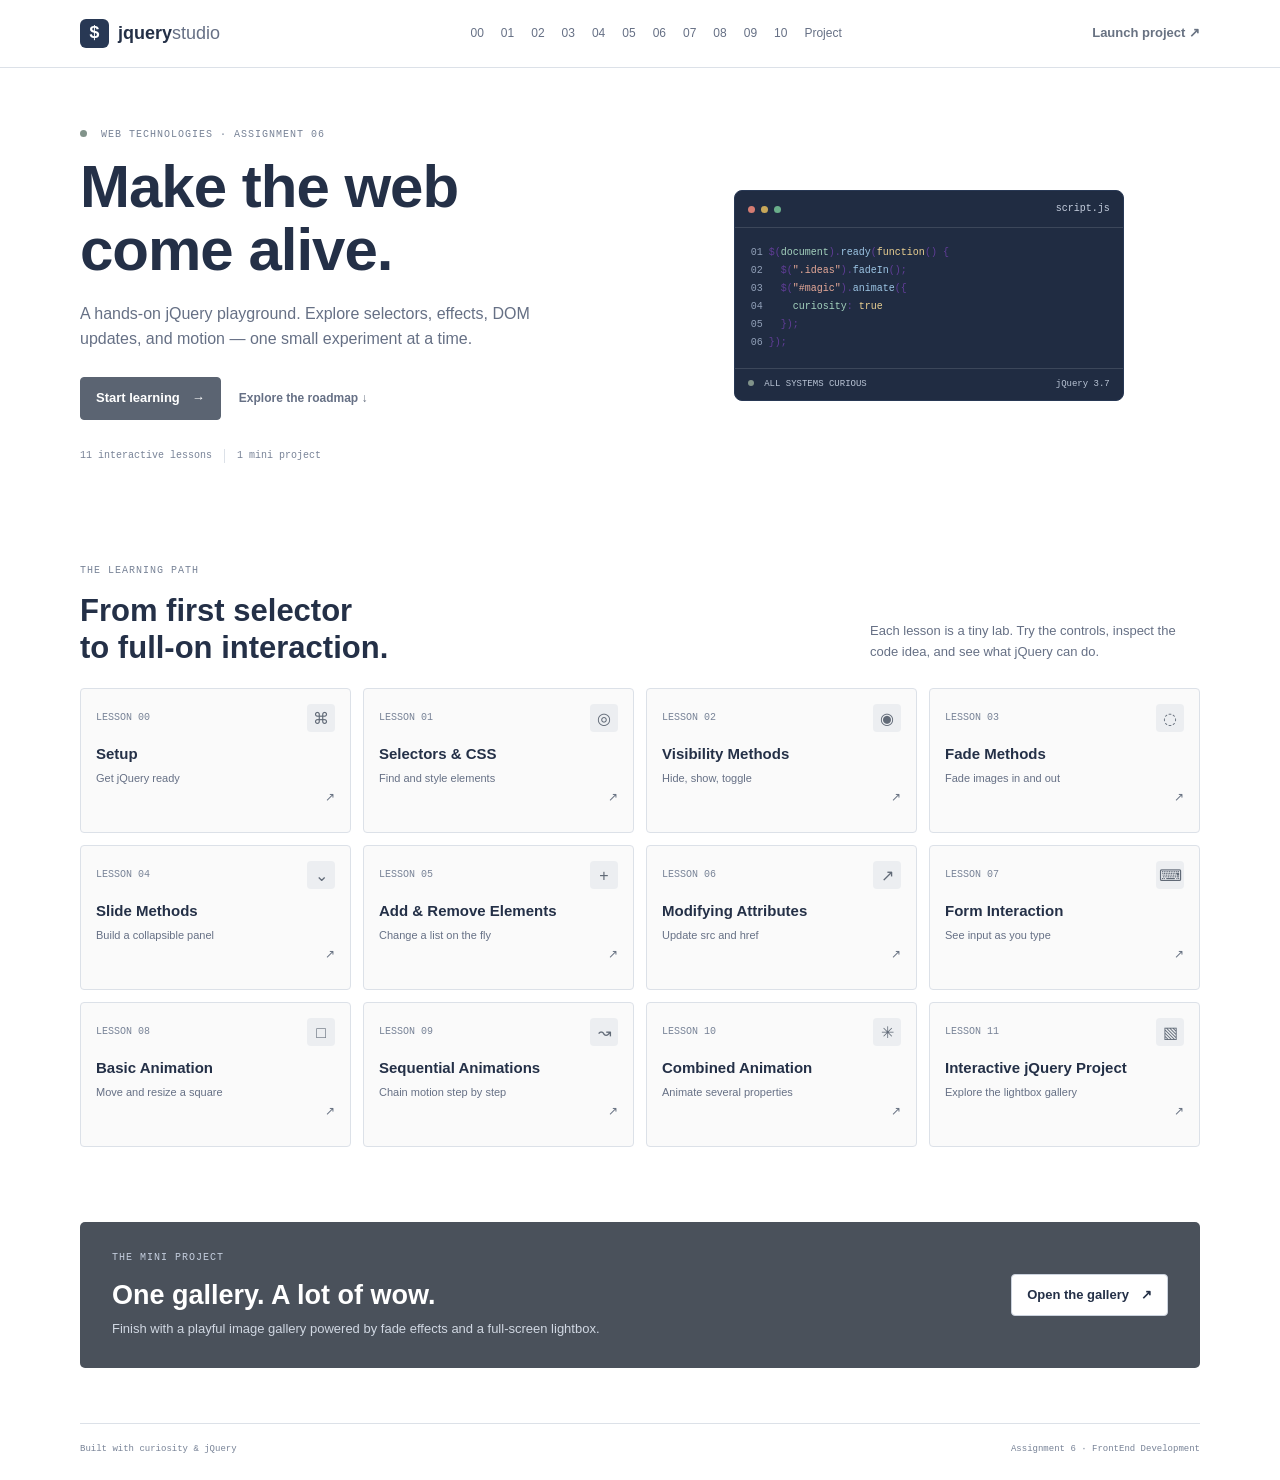
<file: index.html>
<!doctype html>
<html lang="en">
<head>
  <meta charset="utf-8">
  <meta name="viewport" content="width=device-width, initial-scale=1">
  <meta name="theme-color" content="#101a2d">
  <title>jQuery Studio| Assignment 6</title>
  <link rel="preconnect" href="https://fonts.googleapis.com">
  <link rel="preconnect" href="https://fonts.gstatic.com" crossorigin>
  <link href="https://fonts.googleapis.com/css2?family=DM+Mono:wght@400;500&family=DM+Sans:wght@400;500;600;700&family=Space+Grotesk:wght@500;600;700&display=swap" rel="stylesheet">
  <link rel="stylesheet" href="styles.css">
</head>
<body>
  <header class="site-header">
    <a class="brand" href="index.html"><span class="brand-mark">$</span><span>jquery<span class="brand-light">studio</span></span></a>
    <nav class="main-nav" id="main-nav" aria-label="Assignment tasks"></nav>
    <a class="header-cta" href="task-11.html">Launch project <span aria-hidden="true">↗</span></a>
  </header>
  <main>
    <section class="hero wrap">
      <div class="hero-copy">
        <p class="eyebrow"><span class="status-dot"></span> WEB TECHNOLOGIES · ASSIGNMENT 06</p>
        <h1>Make the web<br><span class="accent">come alive.</span></h1>
        <p class="hero-lede">A hands-on jQuery playground. Explore selectors, effects, DOM updates, and motion — one small experiment at a time.</p>
        <div class="hero-actions"><a class="button button-primary" href="task-0.html">Start learning <span>→</span></a><a class="text-link" href="#roadmap">Explore the roadmap <span>↓</span></a></div>
        <div class="hero-meta"><span>11 interactive lessons</span><span class="meta-divider"></span><span>1 mini project</span></div>
      </div>
      <div class="hero-art" aria-label="Decorative code illustration">
        <div class="orbit orbit-one"></div><div class="orbit orbit-two"></div><div class="orbit orbit-three"></div>
        <div class="code-card"><div class="code-top"><span></span><span></span><span></span><b>script.js</b></div><pre><span class="code-muted">01</span> <span class="code-purple">$(</span><span class="code-green">document</span><span class="code-purple">).</span><span class="code-blue">ready</span><span class="code-purple">(</span><span class="code-yellow">function</span><span class="code-purple">() {</span>
<span class="code-muted">02</span>   <span class="code-purple">$(</span><span class="code-orange">".ideas"</span><span class="code-purple">).</span><span class="code-blue">fadeIn</span><span class="code-purple">();</span>
<span class="code-muted">03</span>   <span class="code-purple">$(</span><span class="code-orange">"#magic"</span><span class="code-purple">).</span><span class="code-blue">animate</span><span class="code-purple">({</span>
<span class="code-muted">04</span>     <span class="code-green">curiosity</span><span class="code-purple">:</span> <span class="code-yellow">true</span>
<span class="code-muted">05</span>   <span class="code-purple">});</span>
<span class="code-muted">06</span> <span class="code-purple">});</span></pre><div class="code-footer"><span class="live-pill"><i></i> ALL SYSTEMS CURIOUS</span><span>jQuery 3.7</span></div></div>
        <div class="float-note note-top"><span>✳</span> little experiments</div><div class="float-note note-bottom"><span>↗</span> big possibilities</div>
      </div>
    </section>
    <section class="roadmap wrap" id="roadmap">
      <div class="section-heading"><div><p class="eyebrow">THE LEARNING PATH</p><h2>From first selector<br>to full-on interaction.</h2></div><p>Each lesson is a tiny lab. Try the controls, inspect the code idea, and see what jQuery can do.</p></div>
      <div class="roadmap-grid" id="roadmap-grid"></div>
    </section>
    <section class="project-banner wrap"><div><p class="eyebrow">THE MINI PROJECT</p><h2>One gallery. A lot of wow.</h2><p>Finish with a playful image gallery powered by fade effects and a full-screen lightbox.</p></div><a class="button button-light" href="task-11.html">Open the gallery <span>↗</span></a></section>
  </main>
  <footer class="site-footer wrap"><span>Built with curiosity & jQuery</span><span>Assignment 6 · FrontEnd Development</span></footer>
  <script src="https://code.jquery.com/jquery-3.7.1.min.js"></script>
  <script src="app.js"></script>
</body>
</html>
</file>
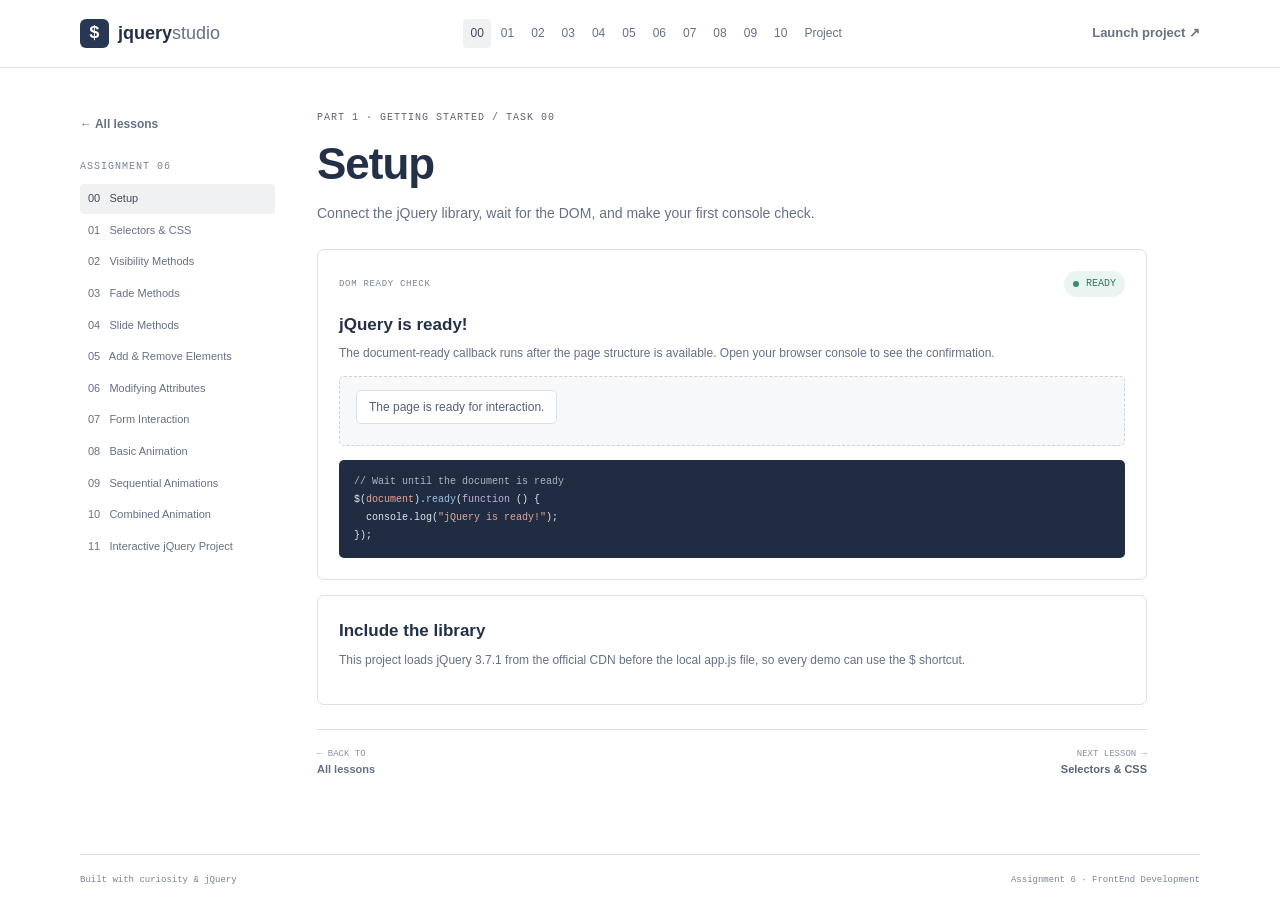
<file: task.html>
<!doctype html>
<html lang="en">
<head>
  <meta charset="utf-8">
  <meta name="viewport" content="width=device-width, initial-scale=1">
  <title>jQuery Lab | Assignment 6</title>
  <link rel="preconnect" href="https://fonts.googleapis.com">
  <link rel="preconnect" href="https://fonts.gstatic.com" crossorigin>
  <link href="https://fonts.googleapis.com/css2?family=DM+Mono:wght@400;500&family=DM+Sans:wght@400;500;600;700&family=Space+Grotesk:wght@500;600;700&display=swap" rel="stylesheet">
  <link rel="stylesheet" href="styles.css">
</head>
<body>
  <header class="site-header"><a class="brand" href="index.html"><span class="brand-mark">$</span><span>jquery<span class="brand-light">studio</span></span></a><nav class="main-nav" id="main-nav" aria-label="Assignment tasks"></nav><a class="header-cta" href="task.html?lesson=11">Launch project <span aria-hidden="true">↗</span></a></header>
  <main class="lesson-layout wrap"><aside class="lesson-rail"><a class="back-link" href="index.html">← All lessons</a><p class="eyebrow">ASSIGNMENT 06</p><div id="lesson-rail-nav"></div></aside><article class="lesson-content" id="lesson-view"></article></main>
  <footer class="site-footer wrap"><span>Built with curiosity & jQuery</span><span>Assignment 6 · FrontEnd Development</span></footer>
  <script src="https://code.jquery.com/jquery-3.7.1.min.js"></script>
  <script src="app.js"></script>
</body>
</html>
</file>
<file: styles.css>
:root {
    --ink: #243047; --muted: #667085; --paper: #ffffff; --soft: #f3f5f8; --line: #dce1e8; --blue: #4263a8; --cyan: #55b9a7;
}
* {
    box-sizing: border-box;
}
html {
    scroll-behavior: smooth;
}
body {
    margin: 0; background: var(--paper); color: var(--ink); font-family: Arial, Helvetica, sans-serif; font-size: 16px; line-height: 1.6;
}
a {
    color: inherit; text-decoration: none;
}
button,
input {
    font: inherit;
}
button {
    cursor: pointer;
}
.wrap {
    width: min(1120px, calc(100% - 40px)); margin: 0 auto;
}
.site-header {
    min-height: 68px; padding: 10px max(20px, calc((100vw - 1120px) / 2)); display: flex; align-items: center; justify-content: space-between; gap: 20px; background: #fff; border-bottom: 1px solid var(--line);
}
.brand {
    display: inline-flex; align-items: center; gap: 9px; font-weight: 700; font-size: 18px; white-space: nowrap;
}
.brand-mark {
    width: 29px; height: 29px; display: grid; place-items: center; border-radius: 6px; background: #283854; color: #fff; font-family: monospace;
}
.brand-light {
    color: var(--muted); font-weight: 400;
}
.main-nav {
    display: flex; align-items: center; gap: 3px;
}
.nav-link {
    padding: 5px 7px; border-radius: 4px; color: var(--muted); font-size: 12px;
}
.nav-link:hover,
.nav-link.active {
    background: #edf1f7; color: var(--blue);
}
.header-cta {
    color: var(--blue); font-size: 13px; font-weight: 700; white-space: nowrap;
}
.hero {
    min-height: 465px; display: grid; grid-template-columns: 1fr 1fr; align-items: center; gap: 35px; padding: 55px 0 65px;
}
.eyebrow,
.lesson-kicker {
    margin: 0 0 13px; color: #788397; font-family: monospace; font-size: 10px; letter-spacing: 1px;
}
.status-dot {
    display: inline-block; width: 7px; height: 7px; margin-right: 7px; border-radius: 50%; background: var(--cyan);
}
.hero h1 {
    margin: 0; font-size: clamp(48px, 6vw, 68px); line-height: 1.04; letter-spacing: -2px;
}
.accent {
    color: var(--blue);
}
.hero-lede {
    max-width: 470px; margin: 20px 0 25px; color: var(--muted); font-size: 16px;
}
.hero-actions {
    display: flex; align-items: center; flex-wrap: wrap; gap: 18px;
}
.button {
    display: inline-flex; align-items: center; justify-content: center; gap: 12px; padding: 10px 15px; border: 1px solid var(--blue); border-radius: 5px; font-size: 13px; font-weight: 700;
}
.button-primary {
    background: var(--blue); color: #fff;
}
.button-primary:hover {
    background: #344f88;
}
.button-light {
    background: #fff; color: var(--ink); border-color: #cbd2dd;
}
.text-link {
    color: var(--muted); font-size: 12px; font-weight: 700;
}
.text-link span {
    color: var(--blue);
}
.hero-meta {
    display: flex; align-items: center; gap: 12px; margin-top: 28px; color: #788397; font-family: monospace; font-size: 10px;
}
.meta-divider {
    width: 1px; height: 14px; background: var(--line);
}
.hero-art {
    display: grid; place-items: center; min-height: 300px; position: relative;
}
.orbit,
.float-note {
    display: none;
}
.code-card {
    width: min(390px, 92%); overflow: hidden; border: 1px solid #283854; border-radius: 8px; background: #202c42; color: #eef2f7;
}
.code-top {
    height: 37px; display: flex; align-items: center; gap: 6px; padding: 0 13px; border-bottom: 1px solid #ffffff20; color: #c5cede; font-family: monospace; font-size: 10px;
}
.code-top>span {
    width: 7px; height: 7px; border-radius: 50%; background: #d47c72;
}
.code-top>span:nth-child(2) {
    background: #c7a759;
}
.code-top>span:nth-child(3) {
    background: #69ae8a;
}
.code-top b {
    margin-left: auto; font-weight: 400;
}
.code-card pre {
    margin: 0; padding: 16px; font-family: monospace; font-size: 10px; line-height: 1.8; white-space: pre-wrap;
}
.code-muted {
    color: #91a0b8;
}
.code-purple {
    color: #603d97;
}
.code-green {
    color: #a4d2be;
}
.code-blue {
    color: #9dc6e5;
}
.code-yellow {
    color: #e9cf91;
}
.code-orange {
    color: #e5a897;
}
.code-footer {
    display: flex; justify-content: space-between; padding: 8px 13px; border-top: 1px solid #ffffff20; color: #b9c4d5; font-family: monospace; font-size: 9px;
}
.live-pill i {
    display: inline-block; width: 6px; height: 6px; margin-right: 5px; border-radius: 50%; background: var(--cyan);
}
.roadmap {
    padding: 30px 0 75px;
}
.section-heading {
    display: flex; justify-content: space-between; align-items: end; gap: 25px; margin-bottom: 22px;
}
.section-heading h2,
.project-banner h2 {
    margin: 0; font-size: 31px; line-height: 1.2; letter-spacing: -.7px;
}
.section-heading>p {
    max-width: 330px; margin: 0 0 4px; color: var(--muted); font-size: 13px;
}
.roadmap-grid {
    display: grid; grid-template-columns: repeat(4, 1fr); gap: 12px;
}
.roadmap-card {
    min-height: 145px; padding: 15px; border: 1px solid var(--line); border-radius: 7px; background: #fff;
}
.roadmap-card:hover {
    border-color: #9aaac5; background: #fafbfd;
}
.card-top {
    display: flex; align-items: center; justify-content: space-between;
}
.card-number {
    color: #788397; font-family: monospace; font-size: 10px;
}
.card-icon {
    width: 28px; height: 28px; display: grid; place-items: center; border-radius: 5px; background: #eef1f6; color: var(--blue);
}
.roadmap-card h3 {
    margin: 10px 0 4px; font-size: 15px;
}
.roadmap-card p {
    margin: 0; color: var(--muted); font-size: 11px;
}
.card-arrow {
    float: right; color: var(--blue); font-size: 12px;
}
.project-banner {
    display: flex; align-items: center; justify-content: space-between; gap: 20px; margin-bottom: 55px; padding: 28px 32px; border-radius: 8px; background: #283854; color: #fff;
}
.project-banner:after {
    display: none;
}
.project-banner .eyebrow {
    color: #c5cede;
}
.project-banner h2 {
    font-size: 27px;
}
.project-banner p:not(.eyebrow) {
    margin: 7px 0 0; color: #d0d7e2; font-size: 13px;
}
.site-footer {
    display: flex; justify-content: space-between; gap: 12px; padding: 18px 0 24px; border-top: 1px solid var(--line); color: #788397; font-family: monospace; font-size: 9px;
}
.lesson-layout {
    display: grid; grid-template-columns: 195px minmax(0, 1fr); gap: 42px; min-height: calc(100vh - 150px); padding: 42px 0 75px;
}
.lesson-rail {
    position: sticky; top: 20px; align-self: start;
}
.back-link {
    display: inline-block; margin-bottom: 25px; color: var(--muted); font-size: 12px; font-weight: 700;
}
.lesson-rail .eyebrow {
    margin-bottom: 9px;
}
.rail-link {
    display: block; margin: 2px 0; padding: 6px 8px; border-radius: 4px; color: var(--muted); font-size: 11px;
}
.rail-link.active,
.rail-link:hover {
    background: #edf1f7; color: var(--blue);
}
.lesson-content {
    max-width: 830px;
}
.lesson-kicker {
    color: var(--blue);
}
.lesson-title {
    margin: 0; font-size: clamp(32px, 4vw, 44px); line-height: 1.15; letter-spacing: -1px;
}
.lesson-intro {
    max-width: 650px; margin: 12px 0 25px; color: var(--muted); font-size: 14px;
}
.lab-card,
.concept-card {
    margin-bottom: 15px; padding: 21px; border: 1px solid var(--line); border-radius: 7px; background: #fff;
}
.lab-header {
    display: flex; align-items: center; justify-content: space-between; gap: 12px; margin-bottom: 14px;
}
.lab-label {
    color: #788397; font-family: monospace; font-size: 9px; letter-spacing: .7px;
}
.lab-card h3,
.concept-card h3 {
    margin: 0 0 6px; font-size: 17px;
}
.lab-card p,
.concept-card p {
    margin: 0 0 13px; color: var(--muted); font-size: 12px;
}
.control-row {
    display: flex; flex-wrap: wrap; gap: 8px; margin: 13px 0;
}
.demo-button {
    padding: 8px 12px; border: 1px solid var(--blue); border-radius: 4px; background: var(--blue); color: #fff; font-size: 11px; font-weight: 700;
}
.demo-button:hover {
    background: #344f88;
}
.demo-button.secondary {
    border-color: #cbd2dd; background: #f3f5f8; color: var(--ink);
}
.demo-button.secondary:hover {
    background: #e7ebf1;
}
.demo-button.coral {
    border-color: #ba685e; background: #ba685e;
}
.demo-button.mint {
    border-color: #388b78; background: #388b78;
}
.demo-surface {
    min-height: 70px; margin-top: 11px; padding: 16px; border: 1px dashed #cbd2dd; border-radius: 5px; background: #f7f8fa;
}
.demo-output {
    min-height: 22px; margin-top: 9px; color: var(--muted); font-family: monospace; font-size: 10px;
}
.sample-row {
    display: flex; flex-wrap: wrap; align-items: center; gap: 9px;
}
.sample-chip {
    padding: 9px 12px; border: 1px solid var(--line); border-radius: 5px; background: #fff; color: #53617a; font-size: 12px;
}
.sample-chip.highlight {
    border-color: #bcc9dc; background: #edf1f7; color: var(--blue);
}
.code-snippet {
    margin-top: 14px; padding: 13px 15px; overflow: auto; border-radius: 5px; background: #202c42; color: #e3e8ef; font-family: monospace; font-size: 10px; line-height: 1.8;
}
.code-snippet .comment {
    color: #aab5c4;
}
.code-snippet .keyword {
    color: #c3b1df;
}
.code-snippet .string {
    color: #e5a897;
}

.code-snippet .method {
    color: #9dc6e5;
}

.lesson-pagination {
    display: flex; justify-content: space-between; align-items: center; gap: 15px; margin-top: 24px; padding-top: 17px; border-top: 1px solid var(--line);
}

.page-step {
    color: var(--muted); font-size: 11px; font-weight: 700;
}

.page-step span {
    display: block; color: #8993a3; font-family: monospace; font-size: 9px; font-weight: 400;
}

.page-step.next {
    color: var(--blue); text-align: right;
}

.image-demo {
    display: block; width: 100%; height: 175px; border-radius: 5px; object-fit: cover;
}

.gallery-grid {
    display: grid; grid-template-columns: repeat(3, 1fr); gap: 10px;
}

.gallery-tile {
    position: relative; overflow: hidden; margin: 0; border-radius: 5px; background: #e8ecf2; cursor: pointer;
}

.gallery-tile img {
    display: block; width: 100%; height: 170px; object-fit: cover;
}

.gallery-caption {
    position: absolute; right: 0; bottom: 0; left: 0; padding: 20px 10px 8px; background: linear-gradient(transparent, #182236d9); color: #fff; font-size: 10px; font-weight: 700;
}

.lightbox {
    position: fixed; inset: 0; z-index: 50; display: grid; place-items: center; padding: 25px; background: #182236e8;
}

.lightbox img {
    max-width: min(900px, 92vw); max-height: 82vh; border-radius: 6px;
}

.lightbox-close {
    position: absolute; top: 20px; right: 24px; width: 38px; height: 38px; border: 0; border-radius: 50%; background: #fff; color: var(--ink); font-size: 22px;
}

.text-input {
    width: 100%; max-width: 340px; padding: 9px 10px; border: 1px solid #cbd2dd; border-radius: 4px; background: #fff; font-size: 12px;
}

.text-input:focus {
    border-color: var(--blue); outline: 2px solid #4263a822;
}

.input-label {
    display: block; margin-bottom: 4px; color: var(--muted); font-size: 10px;
}

.field {
    margin-bottom: 11px;
}

.demo-list {
    margin: 0; padding: 0; list-style: none;
}

.demo-list li {
    display: flex; justify-content: space-between; padding: 9px 11px; border-top: 1px solid var(--line); color: #53617a; font-size: 12px;
}

.remove-item {
    border: 0; background: transparent; color: #a44c43; font-weight: 700;
}

.slide-panel {
    padding: 17px; border-radius: 5px; background: #edf1f7; color: #53617a; font-size: 12px;
}

.anim-stage {
    position: relative; height: 220px; overflow: hidden; border-radius: 5px; background: #f0f2f5;
}

.anim-box {
    position: absolute; top: 25px; left: 25px; width: 62px; height: 62px; border-radius: 6px; background: #5475b8;
}

.ready-badge {
    display: inline-flex; align-items: center; gap: 7px; padding: 5px 9px; border-radius: 20px; background: #eaf4f0; color: #347461; font-family: monospace; font-size: 10px;
}

.ready-badge i {
    width: 6px; height: 6px; border-radius: 50%; background: #388b78;
}

.hint {
    margin-top: 12px; padding: 10px 12px; border-left: 3px solid var(--cyan); background: #f7f8fa; color: var(--muted); font-size: 11px;
}

@media (max-width: 900px) {
    .main-nav {
        gap: 0; }

    .nav-link {
        padding: 5px; font-size: 10px; }

    .roadmap-grid {
        grid-template-columns: repeat(3, 1fr); }

    .lesson-layout {
        gap: 25px; }
}

@media (max-width: 700px) {
    .wrap {
        width: calc(100% - 32px); }

    .site-header {
        min-height: 62px; padding: 9px 16px; }

    .main-nav {
        display: none; }

    .hero {
        grid-template-columns: 1fr; padding: 42px 0 50px; }

    .hero h1 {
        font-size: 52px; }

    .hero-art {
        min-height: 250px; }

    .section-heading {
        display: block; }

    .section-heading h2 {
        font-size: 28px; }

    .section-heading>p {
        margin-top: 10px; }

    .roadmap-grid {
        grid-template-columns: repeat(2, 1fr); gap: 9px; }

    .roadmap-card {
        min-height: 135px; padding: 12px; }

    .project-banner {
        align-items: flex-start; flex-direction: column; padding: 23px; }

    .site-footer {
        flex-direction: column; }

    .lesson-layout {
        grid-template-columns: 1fr; gap: 18px; padding-top: 25px; }

    .lesson-rail {
        position: static; }

    .lesson-rail #lesson-rail-nav {
        display: flex; gap: 3px; overflow-x: auto; }

    .rail-link {
        white-space: nowrap; }

    .back-link {
        margin-bottom: 12px; }

    .lesson-rail .eyebrow {
        margin-bottom: 4px; }

    .lesson-title {
        font-size: 35px; }

    .lab-card,
    .concept-card {
        padding: 16px; }

    .gallery-grid {
        grid-template-columns: repeat(2, 1fr); }

    .gallery-tile img {
        height: 140px; }
}

@media (max-width: 410px) {

    .roadmap-grid,
    .gallery-grid {
        grid-template-columns: 1fr; }

    .hero h1 {
        font-size: 46px; }

    .gallery-tile img {
        height: 190px; }
}

/* Keep the colors simple and low contrast. */
:root {
    --blue: #5b6472; --cyan: #81938a;
}

.accent {
    color: var(--ink);
}

.hero h1 {
    font-size: clamp(46px, 5.5vw, 60px); letter-spacing: -1px;
}

.section-heading h2,
.project-banner h2 {
    letter-spacing: 0;
}

.header-cta,
.text-link span,
.card-arrow {
    color: #687282;
}

.nav-link:hover,
.nav-link.active,
.rail-link.active,
.rail-link:hover {
    background: #f0f1f3; color: #424b58;
}

.roadmap-card {
    border-radius: 4px; background: #fafafa;
}

.roadmap-card:hover {
    border-color: #c5cad1; background: #f5f6f7;
}

.card-icon {
    border-radius: 4px; background: #eceef1; color: #616a77;
}

.project-banner {
    border-radius: 5px; background: #4a515b;
}

.button,
.demo-button {
    border-radius: 4px;
}
</file>
